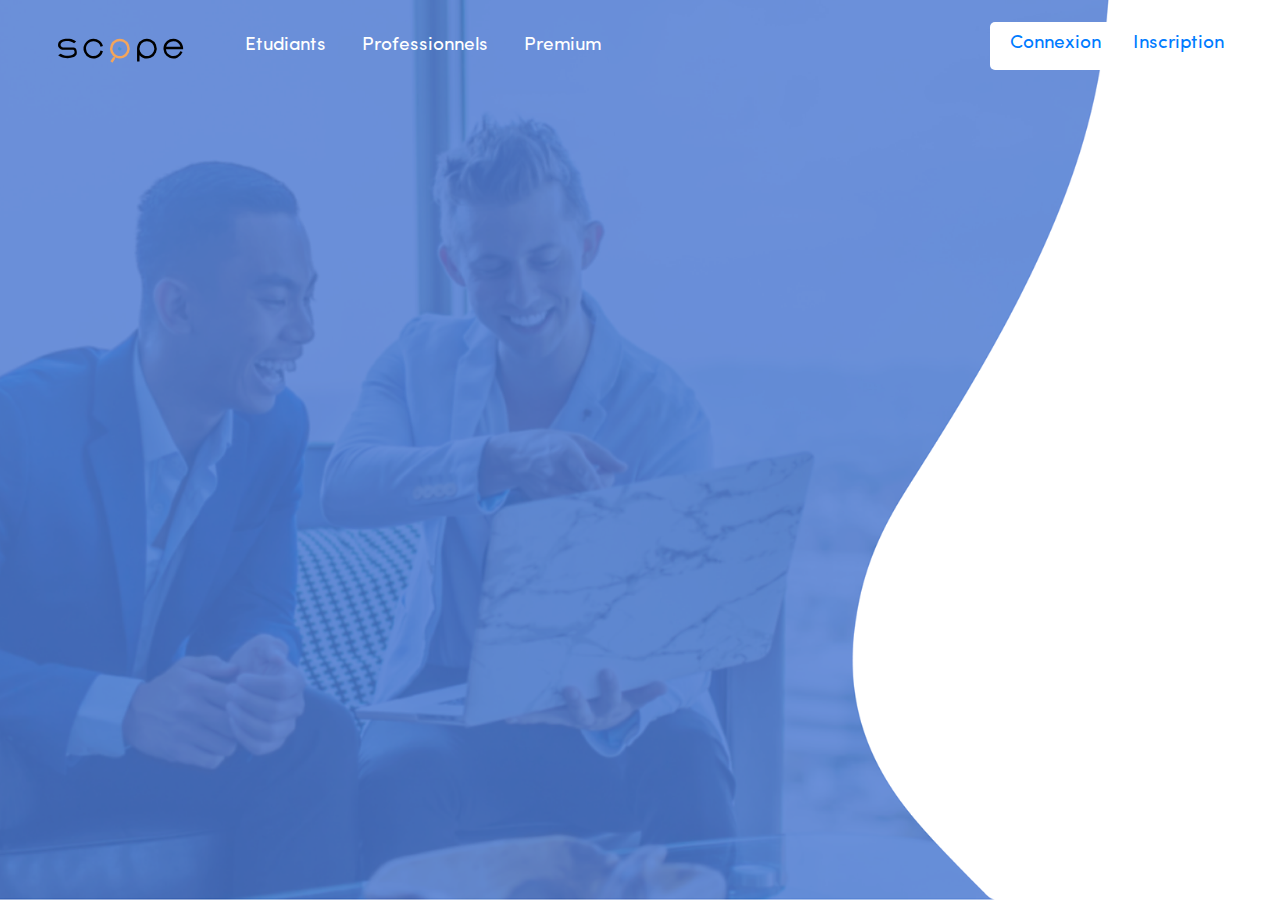
<file: views/index.html>
<!DOCTYPE html>
<html lang="en">

<head>
  <meta charset="UTF-8">
  <meta name="viewport" content="width=device-width, initial-scale=1.0">
  <title>Scope - ?</title>

  <link rel="stylesheet" href="https://stackpath.bootstrapcdn.com/bootstrap/4.2.1/css/bootstrap.min.css">
  <link rel="stylesheet" href="https://use.fontawesome.com/releases/v5.6.3/css/all.css">
  <link rel="stylesheet" href="../css/style.css">
  <script src="../javascript/script.js"></script>


</head>

<body>
  <!-- Calling navbar -->
  <div include-navbar="navbarTemplate.html"></div>
  <script>
    includeHTML("include-navbar");
  </script>
  <div class="container">
  </div>

  <script src="https://code.jquery.com/jquery-3.4.1.slim.min.js"
    integrity="sha384-J6qa4849blE2+poT4WnyKhv5vZF5SrPo0iEjwBvKU7imGFAV0wwj1yYfoRSJoZ+n"
    crossorigin="anonymous"></script>
  <script src="https://cdn.jsdelivr.net/npm/popper.js@1.16.0/dist/umd/popper.min.js"
    integrity="sha384-Q6E9RHvbIyZFJoft+2mJbHaEWldlvI9IOYy5n3zV9zzTtmI3UksdQRVvoxMfooAo"
    crossorigin="anonymous"></script>
  <script src="https://stackpath.bootstrapcdn.com/bootstrap/4.4.1/js/bootstrap.min.js"
    integrity="sha384-wfSDF2E50Y2D1uUdj0O3uMBJnjuUD4Ih7YwaYd1iqfktj0Uod8GCExl3Og8ifwB6"
    crossorigin="anonymous"></script>
</body>

</html>
</file>
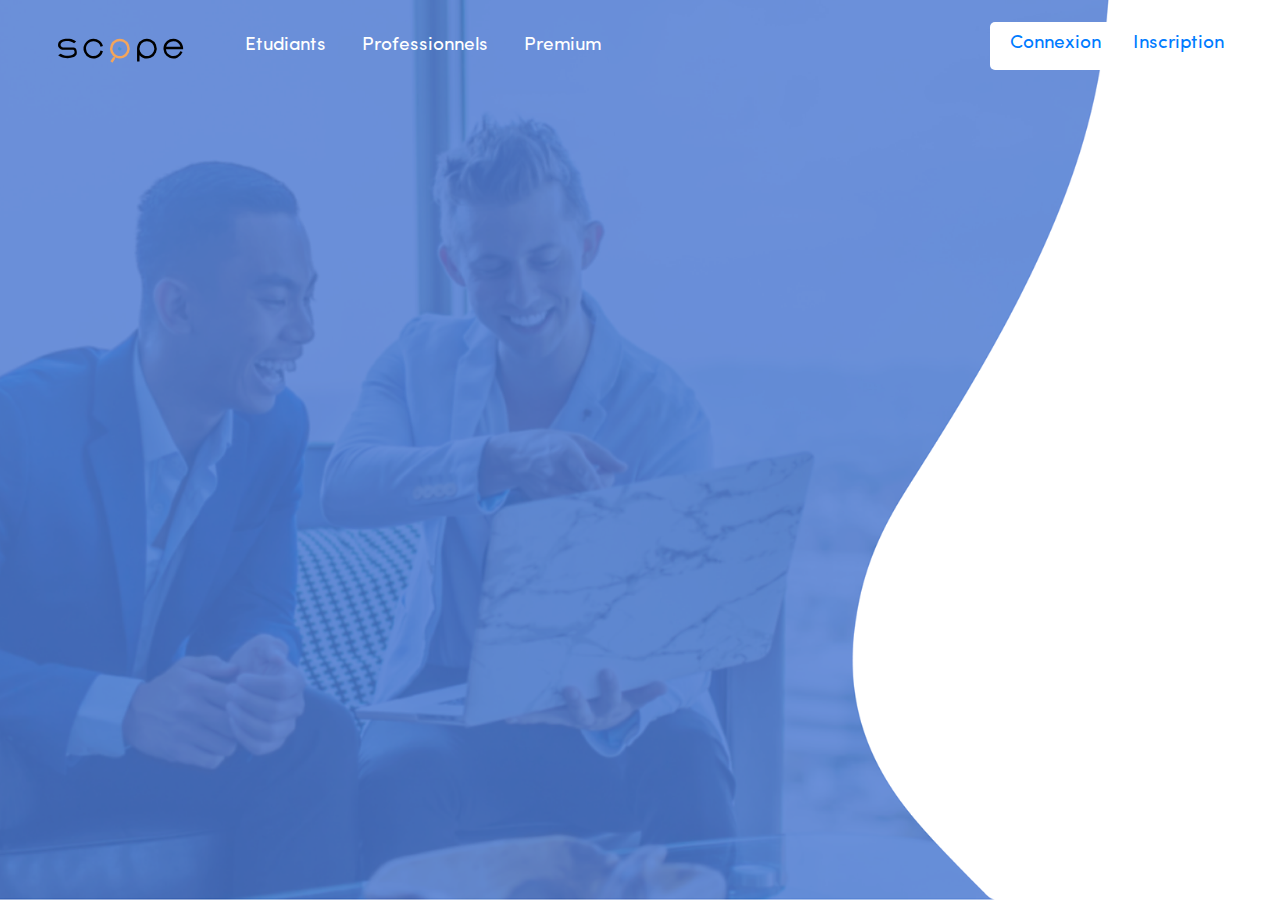
<file: views/connexion/index.html>
<!DOCTYPE html>
<html lang="en">

<head>
  <meta charset="UTF-8">
  <meta name="viewport" content="width=device-width, initial-scale=1.0">
  <title>Scope - ?</title>

  <link rel="stylesheet" href="https://stackpath.bootstrapcdn.com/bootstrap/4.2.1/css/bootstrap.min.css">
  <link rel="stylesheet" href="https://use.fontawesome.com/releases/v5.6.3/css/all.css">
  <link rel="stylesheet" href="../../css/style.css">
  <script src="../../javascript/script.js"></script>


</head>

<body>
  <!-- Calling navbar -->
  <div include-navbar="../navbarTemplate.html"></div>
  <script>
    includeHTML("include-navbar");
  </script>
  <div class="conatiner">
    <form action=""></form>
  </div>

  <script src="https://code.jquery.com/jquery-3.4.1.slim.min.js"
    integrity="sha384-J6qa4849blE2+poT4WnyKhv5vZF5SrPo0iEjwBvKU7imGFAV0wwj1yYfoRSJoZ+n"
    crossorigin="anonymous"></script>
  <script src="https://cdn.jsdelivr.net/npm/popper.js@1.16.0/dist/umd/popper.min.js"
    integrity="sha384-Q6E9RHvbIyZFJoft+2mJbHaEWldlvI9IOYy5n3zV9zzTtmI3UksdQRVvoxMfooAo"
    crossorigin="anonymous"></script>
  <script src="https://stackpath.bootstrapcdn.com/bootstrap/4.4.1/js/bootstrap.min.js"
    integrity="sha384-wfSDF2E50Y2D1uUdj0O3uMBJnjuUD4Ih7YwaYd1iqfktj0Uod8GCExl3Og8ifwB6"
    crossorigin="anonymous"></script>
</body>

</html>
</file>
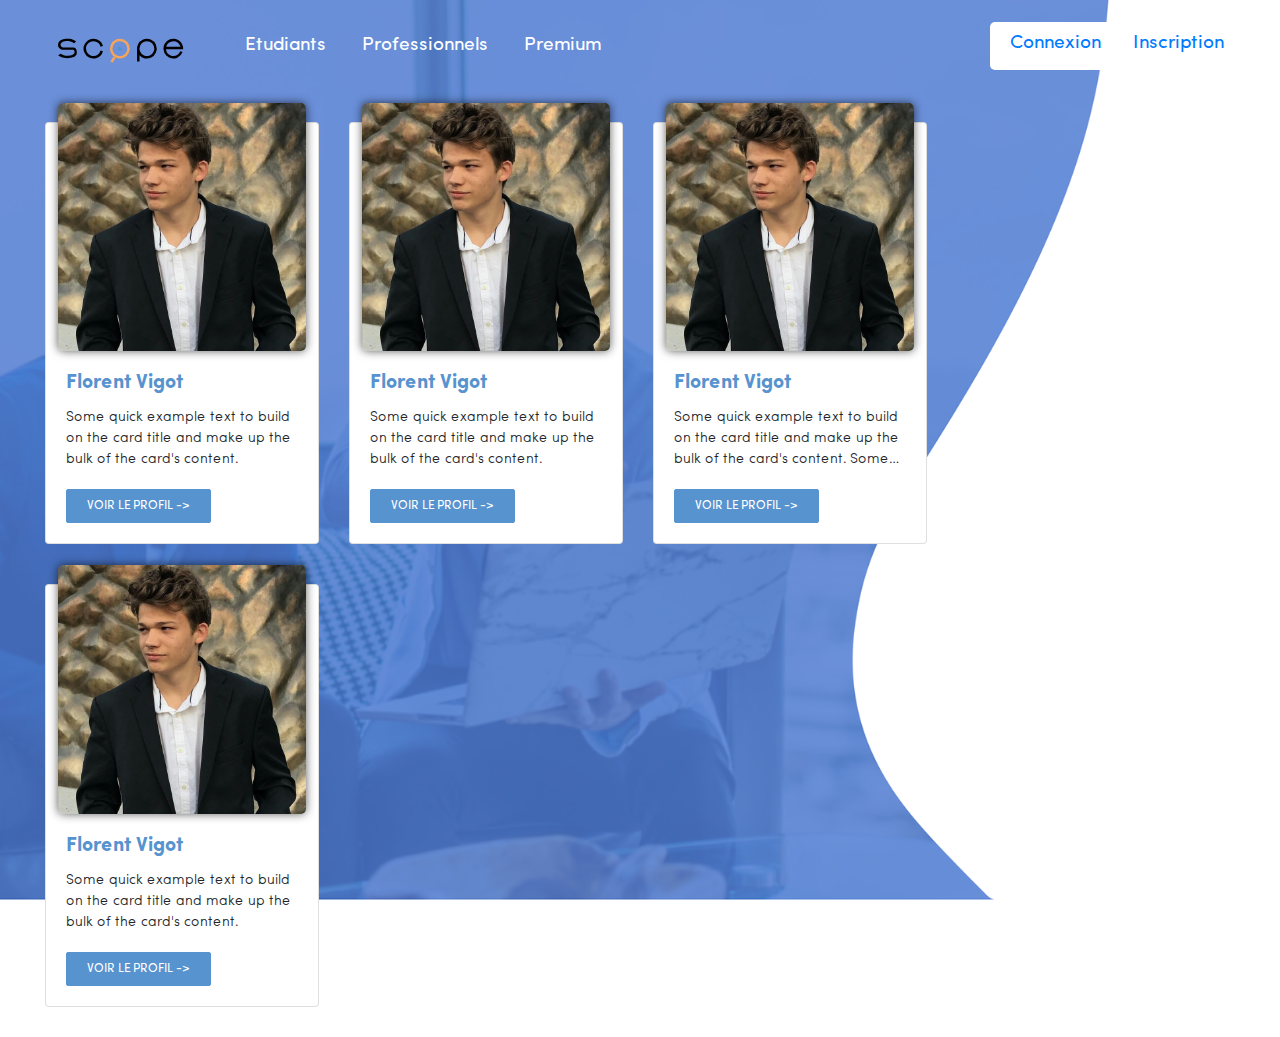
<file: views/etudiants/index.html>
<!DOCTYPE html>
<html lang="en">

<head>
  <meta charset="UTF-8">
  <meta name="viewport" content="width=device-width, initial-scale=1.0">
  <title>Scope - ?</title>

  <link rel="stylesheet" href="https://stackpath.bootstrapcdn.com/bootstrap/4.2.1/css/bootstrap.min.css">
  <link rel="stylesheet" href="https://use.fontawesome.com/releases/v5.6.3/css/all.css">
  <link rel="stylesheet" href="../../css/style.css">
  <script src="../../javascript/script.js"></script>


</head>

<body>

  <!-- Calling navbar -->
  <div include-navbar="../navbarTemplate.html"></div>
  <script>
    includeHTML("include-navbar");
  </script>
  <div class="displayCards">
    <div class="row" id="allCards">
      <!-- Calling Etudiant card -->
      <!-- Simulation de génération automatique de cartes depuis le serveur -->

      <!-- Carte 1 -->
      <div class="col-lg-4">
        <div class="card profile-card">
          <div class="card-img-block">
            <img class="card-img-top" src="/img/profilePictures/florent-vigot-Flow.jpg"
              alt="Photo de profil de 'user.Prenom'">
          </div>
          <div class="card-body pt-0">
            <h5 class="card-title">Florent Vigot</h5>
            <p class="card-text">Some quick example text to build on the card title and make up the bulk of the card's
              content.</p>
            <a href="#" class="btn">Voir le profil -></a>
          </div>
        </div>
      </div>

      <!-- Carte 2 -->
      <div class="col-lg-4">
        <div class="card profile-card">
          <div class="card-img-block">
            <img class="card-img-top" src="/img/profilePictures/florent-vigot-Flow.jpg"
              alt="Photo de profil de 'user.Prenom'">
          </div>
          <div class="card-body pt-0">
            <h5 class="card-title">Florent Vigot</h5>
            <p class="card-text">Some quick example text to build on the card title and make up the bulk of the card's
              content.</p>
            <a href="#" class="btn">Voir le profil -></a>
          </div>
        </div>
      </div>

      <!-- Carte 3 -->
      <div class="col-lg-4">
        <div class="card profile-card">
          <div class="card-img-block">
            <img class="card-img-top" src="/img/profilePictures/florent-vigot-Flow.jpg"
              alt="Photo de profil de 'user.Prenom'">
          </div>
          <div class="card-body pt-0">
            <h5 class="card-title">Florent Vigot</h5>
            <p class="card-text">Some quick example text to build on the card title and make up the bulk of the card's
              content. Some quick example text to build on the card title and make up the bulk of the card's
              content.</p>
            <a href="#" class="btn">Voir le profil -></a>
          </div>
        </div>
      </div>

      <!-- Carte 4 -->
      <div class="col-lg-4">
        <div class="card profile-card">
          <div class="card-img-block">
            <img class="card-img-top" src="/img/profilePictures/florent-vigot-Flow.jpg"
              alt="Photo de profil de 'user.Prenom'">
          </div>
          <div class="card-body pt-0">
            <h5 class="card-title">Florent Vigot</h5>
            <p class="card-text">Some quick example text to build on the card title and make up the bulk of the card's
              content.</p>
            <a href="#" class="btn">Voir le profil -></a>
          </div>
        </div>
      </div>
    </div>
  </div>

  <!-- <script>
    for (var i = 0; i < 8; i++) {
      includeItem = "include-etudiantCard" + i
      divHtml = "<div " + includeItem + "='etudiantCard.html'></div>"
      includeHTML(inculeItem);
    }
  </script> -->
  <script src="https://code.jquery.com/jquery-3.4.1.slim.min.js"
    integrity="sha384-J6qa4849blE2+poT4WnyKhv5vZF5SrPo0iEjwBvKU7imGFAV0wwj1yYfoRSJoZ+n"
    crossorigin="anonymous"></script>
  <script src="https://cdn.jsdelivr.net/npm/popper.js@1.16.0/dist/umd/popper.min.js"
    integrity="sha384-Q6E9RHvbIyZFJoft+2mJbHaEWldlvI9IOYy5n3zV9zzTtmI3UksdQRVvoxMfooAo"
    crossorigin="anonymous"></script>
  <script src="https://stackpath.bootstrapcdn.com/bootstrap/4.4.1/js/bootstrap.min.js"
    integrity="sha384-wfSDF2E50Y2D1uUdj0O3uMBJnjuUD4Ih7YwaYd1iqfktj0Uod8GCExl3Og8ifwB6"
    crossorigin="anonymous"></script>
</body>

</html>
</file>
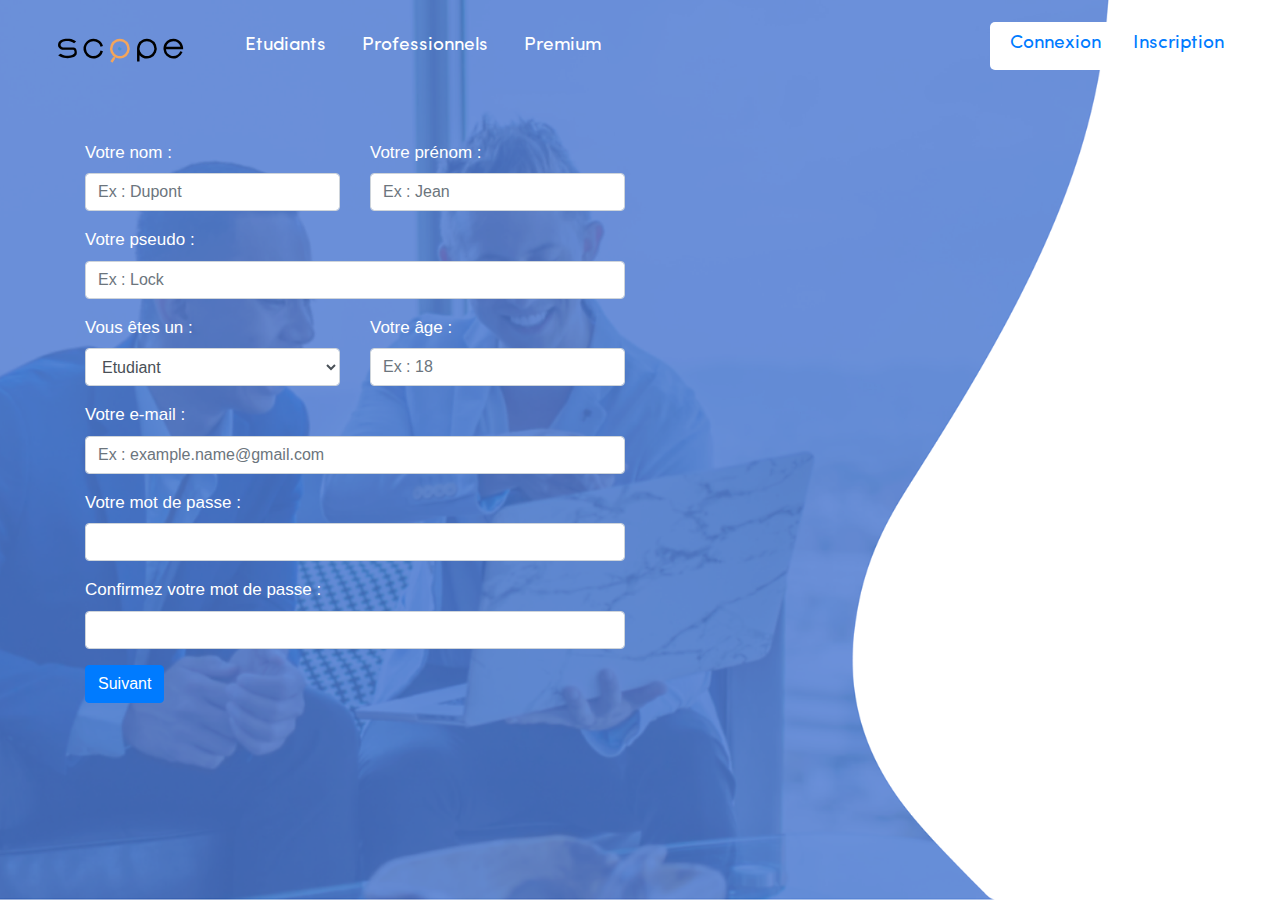
<file: views/inscription/index.html>
<!DOCTYPE html>
<html lang="en">

<head>
  <meta charset="UTF-8">
  <meta name="viewport" content="width=device-width, initial-scale=1.0">
  <title>Scope - ?</title>

  <link rel="stylesheet" href="https://stackpath.bootstrapcdn.com/bootstrap/4.2.1/css/bootstrap.min.css">
  <link rel="stylesheet" href="https://use.fontawesome.com/releases/v5.6.3/css/all.css">
  <link rel="stylesheet" href="../../css/style.css">
  <script src="../../javascript/script.js"></script>


</head>

<body>
  <!-- Calling navbar -->
  <div include-navbar="../navbarTemplate.html"></div>
  <script>
    includeHTML("include-navbar");
  </script>
  <div class="container mt-5">
    <div class="row">
      <div class="col-md-6">
        <form action="" method="post">
          <div class="row">
            <div class="col-md-6">
              <div class="form-group">
                <label>Votre nom :</label>
                <input type="text" name="lastName" class="form-control" placeholder="Ex : Dupont">
              </div>
            </div>
            <div class="col-md-6">
              <div class="form-group">
                <label>Votre prénom :</label>
                <input type="text" name="firstName" class="form-control" placeholder="Ex : Jean">
              </div>
            </div>
          </div>
          <div class="form-group">
            <label>Votre pseudo :</label>
            <input type="text" name="username" class="form-control" placeholder="Ex : Lock">
          </div>
          <div class="row">
            <div class="col-md-6">
              <div class="form-group">
                <label>Vous êtes un :</label>
                <select class="form-control">
                  <option value="etudiant">Etudiant</option>
                  <option value="professionnel">Professionnel</option>
                </select>
              </div>
            </div>
            <div class="col-md-6">
              <div class="form-group">
                <label>Votre âge :</label>
                <input type="number" name="age" class="form-control" placeholder="Ex : 18">
              </div>
            </div>
          </div>

          <div class="form-group">
            <label>Votre e-mail :</label>
            <input type="text" name="email" class="form-control" placeholder="Ex : example.name@gmail.com">
          </div>
          <div class="form-group">
            <label>Votre mot de passe :</label>
            <input type="password" name="password" class="form-control">
          </div>
          <div class="form-group">
            <label>Confirmez votre mot de passe :</label>
            <input type="password" name="confirmPassword" class="form-control">
          </div>
          <button type="submit" class="btn btn-primary mb-3">Suivant</button>
        </form>
      </div>
    </div>

  </div>

  <script src="https://code.jquery.com/jquery-3.4.1.slim.min.js"
    integrity="sha384-J6qa4849blE2+poT4WnyKhv5vZF5SrPo0iEjwBvKU7imGFAV0wwj1yYfoRSJoZ+n"
    crossorigin="anonymous"></script>
  <script src="https://cdn.jsdelivr.net/npm/popper.js@1.16.0/dist/umd/popper.min.js"
    integrity="sha384-Q6E9RHvbIyZFJoft+2mJbHaEWldlvI9IOYy5n3zV9zzTtmI3UksdQRVvoxMfooAo"
    crossorigin="anonymous"></script>
  <script src="https://stackpath.bootstrapcdn.com/bootstrap/4.4.1/js/bootstrap.min.js"
    integrity="sha384-wfSDF2E50Y2D1uUdj0O3uMBJnjuUD4Ih7YwaYd1iqfktj0Uod8GCExl3Og8ifwB6"
    crossorigin="anonymous"></script>
</body>

</html>
</file>
<file: css/style.css>
@font-face {
  font-family: "Sofia Pro";
  src: url("../font/SofiaProExtraLight.ttf") format("truetype");
  font-weight: 200;
  font-style: normal;
}

@font-face {
  font-family: "Sofia Pro";
  src: url("../font/SofiaProLight.ttf") format("truetype");
  font-weight: 300;
  font-style: normal;
}

@font-face {
  font-family: "Sofia Pro";
  src: url("../font/SofiaProRegular.ttf") format("truetype");
  font-weight: normal;
  font-style: normal;
}

@font-face {
  font-family: "Sofia Pro";
  src: url("../font/SofiaProBold.ttf") format("truetype");
  font-weight: bold;
  font-style: normal;
}

body {
  background: url("../img/background/backgroundBlue.png") no-repeat center fixed;
  -webkit-background-size: cover; /* pour anciens Chrome et Safari */
  background-size: cover; /* version standardisée */
}

nav {
  padding: 0 !important;
  font-family: Sofia Pro;
  font-size: 19px;
  font-weight: normal;
}

nav .leftPart li {
  padding-left: 20px;
}

nav .leftPart li a {
  color: white !important;
}

nav .rightPart {
  padding-left: 12px;
  padding-bottom: 3px;
  border-radius: 5px;
  background-color: #fff;
}

nav li a {
  transition: color 0.1s ease-in-out;
}
nav li a:hover {
  color: #eaa968 !important;
}

.navbar-toggler {
  border: 2px solid #343a40;
}

.navbar-toggler-icon {
  background-image: url("../img/items/bars-solid.svg");
}

/* Cards Container */
.displayCards {
  margin: 10px 3.5vw;
  width: calc(60vw - 20px);
}

/* Profile Cards */
.profile-card {
  margin: 20px 0;
  padding: 0 !important;
  font-family: Sofia Pro;
  font-weight: normal;
}
.profile-card .btn {
  border-radius: 2px;
  text-transform: uppercase;
  font-size: 12px;
  padding: 7px 20px;
}
.profile-card .card-img-block {
  width: 91%;
  margin: 0 auto;
  position: relative;
  top: -20px;
}
.profile-card .card-img-block img {
  border-radius: 5px;
  box-shadow: 0 0 10px rgba(0, 0, 0, 0.63);
}
.profile-card .card-text {
  height: 66px;
}
.profile-card h5 {
  color: #5793ce;
  font-weight: 600;
  overflow: hidden;
  white-space: nowrap;
  text-overflow: ellipsis;
}
.profile-card p {
  font-size: 14px;
  font-weight: 300;
  overflow: hidden;
  display: -webkit-box;
  -webkit-line-clamp: 3;
  -webkit-box-orient: vertical;
}
.profile-card .btn {
  background-color: #5793ce;
  border-color: #5793ce;
  color: #fff;
  transition: color 0.1s ease-in-out, background-color 0.1s ease-in-out, border-color 0.1s ease-in-out;
}

.profile-card a:hover {
  background-color: #eaa968;
  border-color: #eaa968;
}

/* Formulaires */

label {
  color: #fff;
  font-size: 17px;
}

@media only screen and (max-width: 1300px) {
  .displayCards {
    margin: 10px 3.5vw;
    width: calc(70vw - 14px);
  }
}

@media only screen and (max-width: 992px) {
  nav .leftPart li {
    padding-left: 0px;
  }

  nav .rightPart {
    padding-left: 0px;
    border-radius: 0px;
    background-color: inherit;
  }

  nav li a {
    color: white !important;
  }
  nav li a:hover {
    color: #eaa968 !important;
  }
}
</file>
